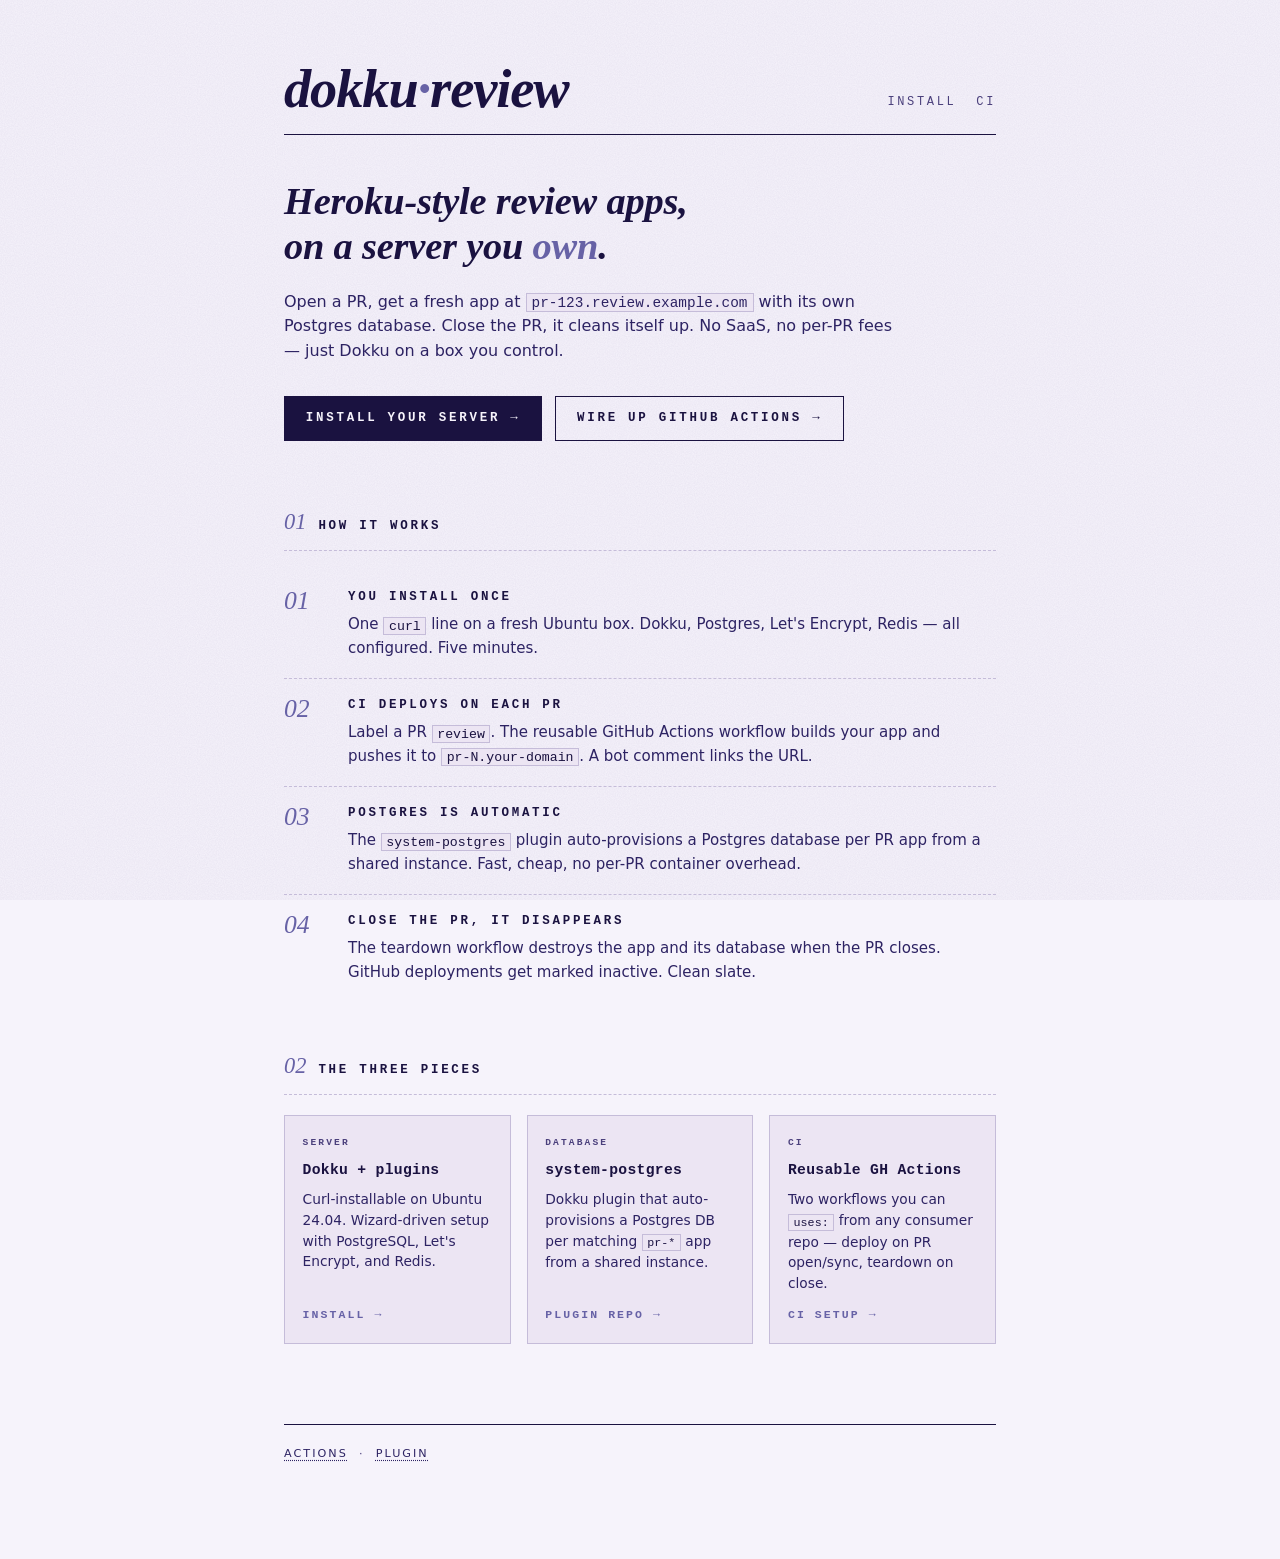
<file: index.html>
<!DOCTYPE html>
<html lang="en">
<head>
  <meta charset="utf-8">
  <meta name="viewport" content="width=device-width, initial-scale=1">
  <title>dokku-review · Heroku-style review apps on a server you own</title>
  <link rel="stylesheet" href="setup.css">
  <style>
    /* ===== HERO =========================================================== */

    .hero {
      margin: 0 0 4rem;
    }
    .hero h2 {
      font-family: var(--serif);
      font-size: clamp(1.75rem, 5vw, 2.4rem);
      font-style: italic;
      line-height: 1.18;
      color: var(--ink);
      margin: 0 0 1.25rem;
      letter-spacing: -0.005em;
      max-width: 22em;
    }
    .hero h2 em { color: var(--amber); }
    .hero p.lead {
      max-width: 38em;
      font-size: 1rem;
      color: var(--ink-2);
      line-height: 1.55;
      margin: 0 0 1.5rem;
    }
    .hero .cta-row {
      display: flex;
      gap: 0.8rem;
      flex-wrap: wrap;
      margin-top: 2rem;
    }

    /* ===== HOW IT WORKS =================================================== */

    .flow {
      counter-reset: flow;
      list-style: none;
      padding: 0;
      margin: 0;
    }
    .flow li {
      counter-increment: flow;
      display: grid;
      grid-template-columns: 3rem 1fr;
      gap: 1rem;
      padding: 1.1rem 0;
      border-bottom: 1px dashed var(--rule);
    }
    .flow li:last-child { border-bottom: 0; }
    .flow li::before {
      content: counter(flow, decimal-leading-zero);
      font-family: var(--serif);
      font-style: italic;
      font-size: 1.6rem;
      line-height: 1;
      color: var(--amber);
    }
    .flow h3 {
      font-family: var(--mono);
      font-size: 0.78rem;
      font-weight: 700;
      letter-spacing: 0.22em;
      text-transform: uppercase;
      color: var(--ink);
      margin: 0 0 0.35rem;
    }
    .flow p {
      margin: 0;
      color: var(--ink-2);
      font-size: 0.94rem;
      line-height: 1.55;
    }
    .flow p code {
      font-family: var(--mono);
      font-size: 0.88em;
      background: var(--paper-2);
      padding: 0.05em 0.35em;
      border: 1px solid var(--rule);
      color: var(--ink);
    }

    /* ===== BUILDING BLOCKS ================================================ */

    .blocks {
      display: grid;
      grid-template-columns: 1fr 1fr 1fr;
      gap: 1rem;
      margin: 0;
    }
    @media (max-width: 700px) {
      .blocks { grid-template-columns: 1fr; }
    }
    .block {
      border: 1px solid var(--rule);
      background: var(--paper-2);
      padding: 1.25rem 1.1rem;
      display: flex;
      flex-direction: column;
      gap: 0.5rem;
    }
    .block .tag {
      font-family: var(--mono);
      font-size: 0.6rem;
      font-weight: 700;
      letter-spacing: 0.22em;
      text-transform: uppercase;
      color: var(--muted);
    }
    .block h4 {
      font-family: var(--mono);
      font-size: 0.92rem;
      font-weight: 700;
      color: var(--ink);
      margin: 0;
      letter-spacing: 0.02em;
    }
    .block p {
      font-size: 0.86rem;
      line-height: 1.5;
      color: var(--ink-2);
      margin: 0;
      flex: 1;
    }
    .block a.go {
      font-family: var(--mono);
      font-size: 0.72rem;
      font-weight: 700;
      letter-spacing: 0.18em;
      text-transform: uppercase;
      color: var(--amber);
      text-decoration: none;
      margin-top: 0.25rem;
    }
    .block a.go:hover { text-decoration: underline; }
  </style>
</head>

<body>
<div class="page">

  <header class="masthead">
    <h1 class="mark">
      <a href="./"><em>dokku</em><span class="amp">·</span>review</a>
    </h1>
    <div></div>
    <nav class="site-nav">
      <a href="install.html">install</a>
      <a href="ci.html">ci</a>
    </nav>
  </header>

  <section class="hero">
    <h2>
      Heroku-style review apps,<br>
      on a server you <em>own</em>.
    </h2>
    <p class="lead">
      Open a PR, get a fresh app at <code style="font-family:var(--mono);font-size:0.9em;background:var(--paper-2);border:1px solid var(--rule);padding:0.05em 0.35em;">pr-123.review.example.com</code> with its own Postgres database. Close the PR, it cleans itself up. No SaaS, no per-PR fees — just Dokku on a box you control.
    </p>
    <div class="cta-row">
      <a href="install.html" class="btn is-primary">Install your server →</a>
      <a href="ci.html" class="btn">Wire up GitHub Actions →</a>
    </div>
  </section>

  <section>
    <div class="section-head">
      <span class="num">01</span><span class="label">How it works</span>
    </div>
    <ol class="flow">
      <li>
        <div>
          <h3>You install once</h3>
          <p>One <code>curl</code> line on a fresh Ubuntu box. Dokku, Postgres, Let's Encrypt, Redis — all configured. Five minutes.</p>
        </div>
      </li>
      <li>
        <div>
          <h3>CI deploys on each PR</h3>
          <p>Label a PR <code>review</code>. The reusable GitHub Actions workflow builds your app and pushes it to <code>pr-N.your-domain</code>. A bot comment links the URL.</p>
        </div>
      </li>
      <li>
        <div>
          <h3>Postgres is automatic</h3>
          <p>The <code>system-postgres</code> plugin auto-provisions a Postgres database per PR app from a shared instance. Fast, cheap, no per-PR container overhead.</p>
        </div>
      </li>
      <li>
        <div>
          <h3>Close the PR, it disappears</h3>
          <p>The teardown workflow destroys the app and its database when the PR closes. GitHub deployments get marked inactive. Clean slate.</p>
        </div>
      </li>
    </ol>
  </section>

  <section>
    <div class="section-head">
      <span class="num">02</span><span class="label">The three pieces</span>
    </div>
    <div class="blocks">
      <div class="block">
        <span class="tag">Server</span>
        <h4>Dokku + plugins</h4>
        <p>Curl-installable on Ubuntu 24.04. Wizard-driven setup with PostgreSQL, Let's Encrypt, and Redis.</p>
        <a href="install.html" class="go">Install →</a>
      </div>
      <div class="block">
        <span class="tag">Database</span>
        <h4>system-postgres</h4>
        <p>Dokku plugin that auto-provisions a Postgres DB per matching <code class="chip">pr-*</code> app from a shared instance.</p>
        <a href="https://github.com/dokku-review/system-postgres" class="go">Plugin repo →</a>
      </div>
      <div class="block">
        <span class="tag">CI</span>
        <h4>Reusable GH Actions</h4>
        <p>Two workflows you can <code class="chip">uses:</code> from any consumer repo — deploy on PR open/sync, teardown on close.</p>
        <a href="ci.html" class="go">CI setup →</a>
      </div>
    </div>
  </section>

  <footer class="colophon">
    <a href="https://github.com/dokku-review/actions">actions</a> &nbsp;·&nbsp;
    <a href="https://github.com/dokku-review/system-postgres">plugin</a>
  </footer>

</div>
</body>
</html>
</file>
<file: setup.css>
/* ---------------------------------------------------------------------------
 * dokku-review.github.io — shared styles
 *
 * Loaded by index.html (landing), install.html (wizard), ci.html (CI setup).
 * Page-specific tweaks live inline in each file under a small <style> block.
 * ------------------------------------------------------------------------- */

:root {
  /* Heroku-flavored palette. `--amber` kept as the accent slot
     (Heroku purple) to avoid renaming every selector. */
  --paper:     #f6f3fb;
  --paper-2:   #ece5f3;
  --rule:      #c5bcd9;
  --ink:       #1a1240;
  --ink-2:     #2d2363;
  --muted:     #4b407c;
  --amber:     #6762a6;
  --amber-2:   #a896e6;
  --red:       #b91c1c;
  --term-bg:   #1a1240;
  --term-fg:   #efe9fb;
  --term-mute: #8d83b3;
  --term-amber:#c6b8f5;
  --term-green:#92e6b8;

  --serif: Georgia, "Times New Roman", serif;
  --sans:  -apple-system, BlinkMacSystemFont, "Segoe UI", system-ui, sans-serif;
  --mono:  ui-monospace, "SF Mono", Menlo, Consolas, "Liberation Mono", monospace;
}

* { box-sizing: border-box; }

html, body { height: 100%; }
body {
  margin: 0;
  background: var(--paper);
  color: var(--ink);
  font-family: var(--sans);
  font-size: 15.5px;
  font-weight: 400;
  line-height: 1.55;
  -webkit-font-smoothing: antialiased;
  text-rendering: optimizeLegibility;
  position: relative;
  overflow-x: hidden;
}

/* Paper grain — very subtle, just enough to feel material */
body::before {
  content: "";
  position: fixed; inset: 0;
  background-image: url("data:image/svg+xml;utf8,<svg xmlns='http://www.w3.org/2000/svg' width='220' height='220'><filter id='n'><feTurbulence type='fractalNoise' baseFrequency='0.9' numOctaves='2' stitchTiles='stitch'/><feColorMatrix values='0 0 0 0 0.10  0 0 0 0 0.07  0 0 0 0 0.25  0 0 0 0.16 0'/></filter><rect width='100%25' height='100%25' filter='url(%23n)'/></svg>");
  opacity: 0.5;
  pointer-events: none;
  mix-blend-mode: multiply;
  z-index: 0;
}

.page {
  position: relative;
  z-index: 1;
  max-width: 760px;
  margin: 0 auto;
  padding: 4rem 1.5rem 6rem;
}

::selection { background: var(--amber); color: var(--paper); }

/* === MASTHEAD =========================================================== */

.masthead {
  display: grid;
  grid-template-columns: auto 1fr auto;
  align-items: end;
  gap: 1.25rem;
  padding-bottom: 1.25rem;
  border-bottom: 1.5px solid var(--ink);
  margin-bottom: 2.75rem;
}
@media (max-width: 620px) {
  .masthead {
    grid-template-columns: 1fr;
    gap: 0.75rem;
  }
  .masthead > div:nth-child(2) { display: none; }  /* spacer */
}

.mark {
  font-family: var(--serif);
  font-style: italic;
  font-size: clamp(2.2rem, 9.5vw, 3.4rem);
  line-height: 0.92;
  letter-spacing: -0.02em;
  color: var(--ink);
  margin: 0;
}
.mark a {
  color: inherit;
  text-decoration: none;
}
.mark .amp { color: var(--amber); font-style: italic; }

/* Right region of masthead: nav links between site pages */
.site-nav {
  font-family: var(--mono);
  font-size: 0.75rem;
  letter-spacing: 0.22em;
  text-transform: uppercase;
  display: flex;
  gap: 1.25rem;
  align-items: flex-end;
}
.site-nav a {
  color: var(--muted);
  text-decoration: none;
  padding-bottom: 0.15em;
  border-bottom: 1.5px solid transparent;
  transition: color 0.12s, border-color 0.12s;
}
.site-nav a:hover { color: var(--ink); }
.site-nav a.is-current {
  color: var(--amber);
  border-bottom-color: var(--amber);
  font-weight: 700;
}
@media (max-width: 620px) {
  .site-nav { gap: 1rem; }
}

/* === DECK =============================================================== */

.deck {
  max-width: 32em;
  margin: 0 0 3.5rem 0;
  font-family: var(--serif);
  font-size: 1.55rem;
  line-height: 1.32;
  color: var(--ink-2);
  letter-spacing: -0.005em;
}
.deck em { color: var(--amber); font-style: italic; }
.deck .dot { color: var(--amber); margin: 0 0.15em; }

/* === SHARED HEADINGS ==================================================== */

.section-head {
  display: flex;
  align-items: baseline;
  gap: 0.75rem;
  margin: 3rem 0 1.25rem;
  padding-bottom: 0.6rem;
  border-bottom: 1px dashed var(--rule);
}
.section-head .num {
  font-family: var(--serif);
  font-style: italic;
  font-size: 1.4rem;
  color: var(--amber);
}
.section-head .label {
  font-family: var(--mono);
  font-size: 0.78rem;
  font-weight: 700;
  letter-spacing: 0.22em;
  text-transform: uppercase;
  color: var(--ink);
}

/* === FIELDS ============================================================= */

.field { margin: 0 0 1.5rem; }

.field-label {
  display: block;
  font-family: var(--mono);
  font-size: 0.68rem;
  font-weight: 700;
  letter-spacing: 0.22em;
  text-transform: uppercase;
  color: var(--ink-2);
  margin-bottom: 0.45rem;
}
.field-label .req {
  color: var(--amber);
  margin-left: 0.25rem;
}

input[type="text"], input[type="email"] {
  width: 100%;
  background: var(--paper-2);
  border: 0;
  border-bottom: 1.5px solid var(--ink);
  padding: 0.65rem 0.85rem;
  font: inherit;
  font-family: var(--mono);
  font-size: 0.95rem;
  color: var(--ink);
  transition: background 0.12s, border-bottom-color 0.12s, box-shadow 0.12s;
}
input[type="text"]:focus, input[type="email"]:focus {
  outline: none;
  background: #fdfcfe;
  border-bottom-color: var(--amber);
  box-shadow: inset 0 0 0 1px var(--amber);
}
input::placeholder {
  color: #7a8294;
  font-family: var(--mono);
}

.field-note {
  margin: 0.55rem 0 0;
  font-size: 0.82rem;
  color: var(--muted);
  font-family: var(--mono);
  line-height: 1.55;
}
.field-note::before {
  content: "// ";
  color: var(--amber);
  font-weight: 700;
  margin-right: 0.1em;
}
.field-note code {
  background: transparent;
  padding: 0;
  font-family: var(--mono);
  font-size: 1em;
  border: 0;
  color: var(--ink);
  font-weight: 600;
}

/* === CODE / TERMINAL ==================================================== */

.terminal {
  background: var(--term-bg);
  color: var(--term-fg);
  font-family: var(--mono);
  font-size: 0.86rem;
  line-height: 1.65;
  padding: 1.5rem 1.25rem 1.25rem;
  margin: 1rem 0;
  position: relative;
  border: 1.5px solid var(--ink);
  box-shadow: 6px 6px 0 var(--ink);
}
.terminal[data-label]::before {
  content: attr(data-label);
  position: absolute;
  top: -0.65rem;
  left: 0.9rem;
  background: var(--paper);
  color: var(--muted);
  padding: 0 0.55rem;
  font-size: 0.6rem;
  letter-spacing: 0.22em;
  text-transform: uppercase;
  font-weight: 700;
}

.term-line {
  display: grid;
  grid-template-columns: 1.5rem 1fr auto;
  gap: 0.35rem;
  align-items: start;
  padding: 0.35rem 0;
  word-break: break-all;
}
.term-line + .term-line {
  border-top: 1px dashed rgba(198, 184, 245, 0.15);
}
.term-line .prompt {
  color: var(--term-amber);
  user-select: none;
  font-weight: 700;
}
.term-line .cmd { color: var(--term-fg); }
.term-line .cmd .env { color: var(--term-amber); }
.term-line .cmd .pipe { color: var(--term-mute); }
.term-line .cmd .url {
  color: var(--term-green);
  text-decoration: underline;
  text-decoration-color: rgba(134, 210, 156, 0.35);
  text-underline-offset: 3px;
}
.term-line.has-caret .cmd::after {
  content: "▌";
  color: var(--term-amber);
  margin-left: 0.15rem;
  animation: blink 1.05s steps(2, end) infinite;
}
@keyframes blink { 50% { opacity: 0; } }

.copy-btn {
  align-self: start;
  background: transparent;
  border: 1px solid rgba(239, 233, 251, 0.25);
  color: var(--term-fg);
  font-family: var(--mono);
  font-size: 0.62rem;
  letter-spacing: 0.18em;
  text-transform: uppercase;
  padding: 0.25rem 0.55rem;
  cursor: pointer;
  transition: background 0.12s, border-color 0.12s, color 0.12s;
}
.copy-btn:hover {
  border-color: var(--term-amber);
  color: var(--term-amber);
}
.copy-btn.copied {
  background: var(--term-amber);
  border-color: var(--term-amber);
  color: var(--term-bg);
}

/* Code block — for YAML, shell snippets etc. on instructional pages */
.codeblock {
  background: var(--term-bg);
  color: var(--term-fg);
  font-family: var(--mono);
  font-size: 0.83rem;
  line-height: 1.55;
  padding: 1.25rem 1.25rem;
  margin: 1rem 0 1.5rem;
  position: relative;
  border: 1.5px solid var(--ink);
  box-shadow: 6px 6px 0 var(--ink);
  overflow-x: auto;
  white-space: pre;
  tab-size: 2;
}
.codeblock[data-label]::before {
  content: attr(data-label);
  position: absolute;
  top: -0.65rem;
  left: 0.9rem;
  background: var(--paper);
  color: var(--muted);
  padding: 0 0.55rem;
  font-size: 0.6rem;
  letter-spacing: 0.22em;
  text-transform: uppercase;
  font-weight: 700;
}
.codeblock .copy-btn {
  position: absolute;
  top: 0.6rem;
  right: 0.6rem;
}
.codeblock .k { color: var(--term-amber); }                  /* keyword */
.codeblock .s { color: var(--term-green); }                  /* string  */
.codeblock .c { color: var(--term-mute); font-style: italic; } /* comment */

/* Inline code chip — for body prose */
code.chip {
  background: var(--paper-2);
  border: 1px solid var(--rule);
  padding: 0.05em 0.4em;
  font-family: var(--mono);
  font-size: 0.85em;
  color: var(--ink);
}

/* === ADVISORY (highlight callout) ====================================== */

.advisory {
  margin: 2rem 0 0;
  padding: 1.1rem 1.25rem;
  background: var(--paper-2);
  border-left: 3px solid var(--amber);
  font-family: var(--sans);
  font-size: 0.92rem;
  line-height: 1.55;
}
.advisory-head {
  font-weight: 700;
  letter-spacing: 0.22em;
  text-transform: uppercase;
  font-size: 0.66rem;
  color: var(--amber);
  margin-bottom: 0.45rem;
}
.advisory ul { margin: 0; padding-left: 1.1rem; }
.advisory li + li { margin-top: 0.3rem; }
.advisory code {
  background: var(--paper);
  padding: 0.05em 0.35em;
  border: 1px solid var(--rule);
  font-size: 0.85em;
}

/* === BUTTONS (used in wizard + CTAs) ==================================== */

.btn {
  display: inline-block;
  font-family: var(--mono);
  font-size: 0.78rem;
  font-weight: 700;
  letter-spacing: 0.22em;
  text-transform: uppercase;
  padding: 0.75rem 1.3rem;
  cursor: pointer;
  transition: background 0.12s, color 0.12s, border-color 0.12s;
  background: transparent;
  border: 1.5px solid var(--ink);
  color: var(--ink);
  text-decoration: none;
}
.btn:hover { background: var(--ink); color: var(--paper); }
.btn:disabled,
.btn[disabled] {
  opacity: 0.35;
  cursor: not-allowed;
  background: transparent;
  color: var(--ink);
}
.btn.is-primary { background: var(--ink); color: var(--paper); }
.btn.is-primary:hover { background: var(--amber); border-color: var(--amber); }
.btn.is-primary:disabled,
.btn.is-primary[disabled] { background: var(--ink); color: var(--paper); }
.btn.is-ghost {
  border-color: transparent;
  color: var(--muted);
  padding-left: 0;
  padding-right: 0;
}
.btn.is-ghost:hover {
  background: transparent;
  color: var(--amber);
}

/* === COLOPHON =========================================================== */

.colophon {
  margin-top: 5rem;
  padding-top: 1.25rem;
  border-top: 1.5px solid var(--ink);
  font-size: 0.7rem;
  letter-spacing: 0.18em;
  text-transform: uppercase;
  color: var(--muted);
}
.colophon a {
  color: var(--ink-2);
  text-decoration: underline;
  text-decoration-style: dotted;
  text-underline-offset: 3px;
}
.colophon a:hover { color: var(--amber); }
</file>
